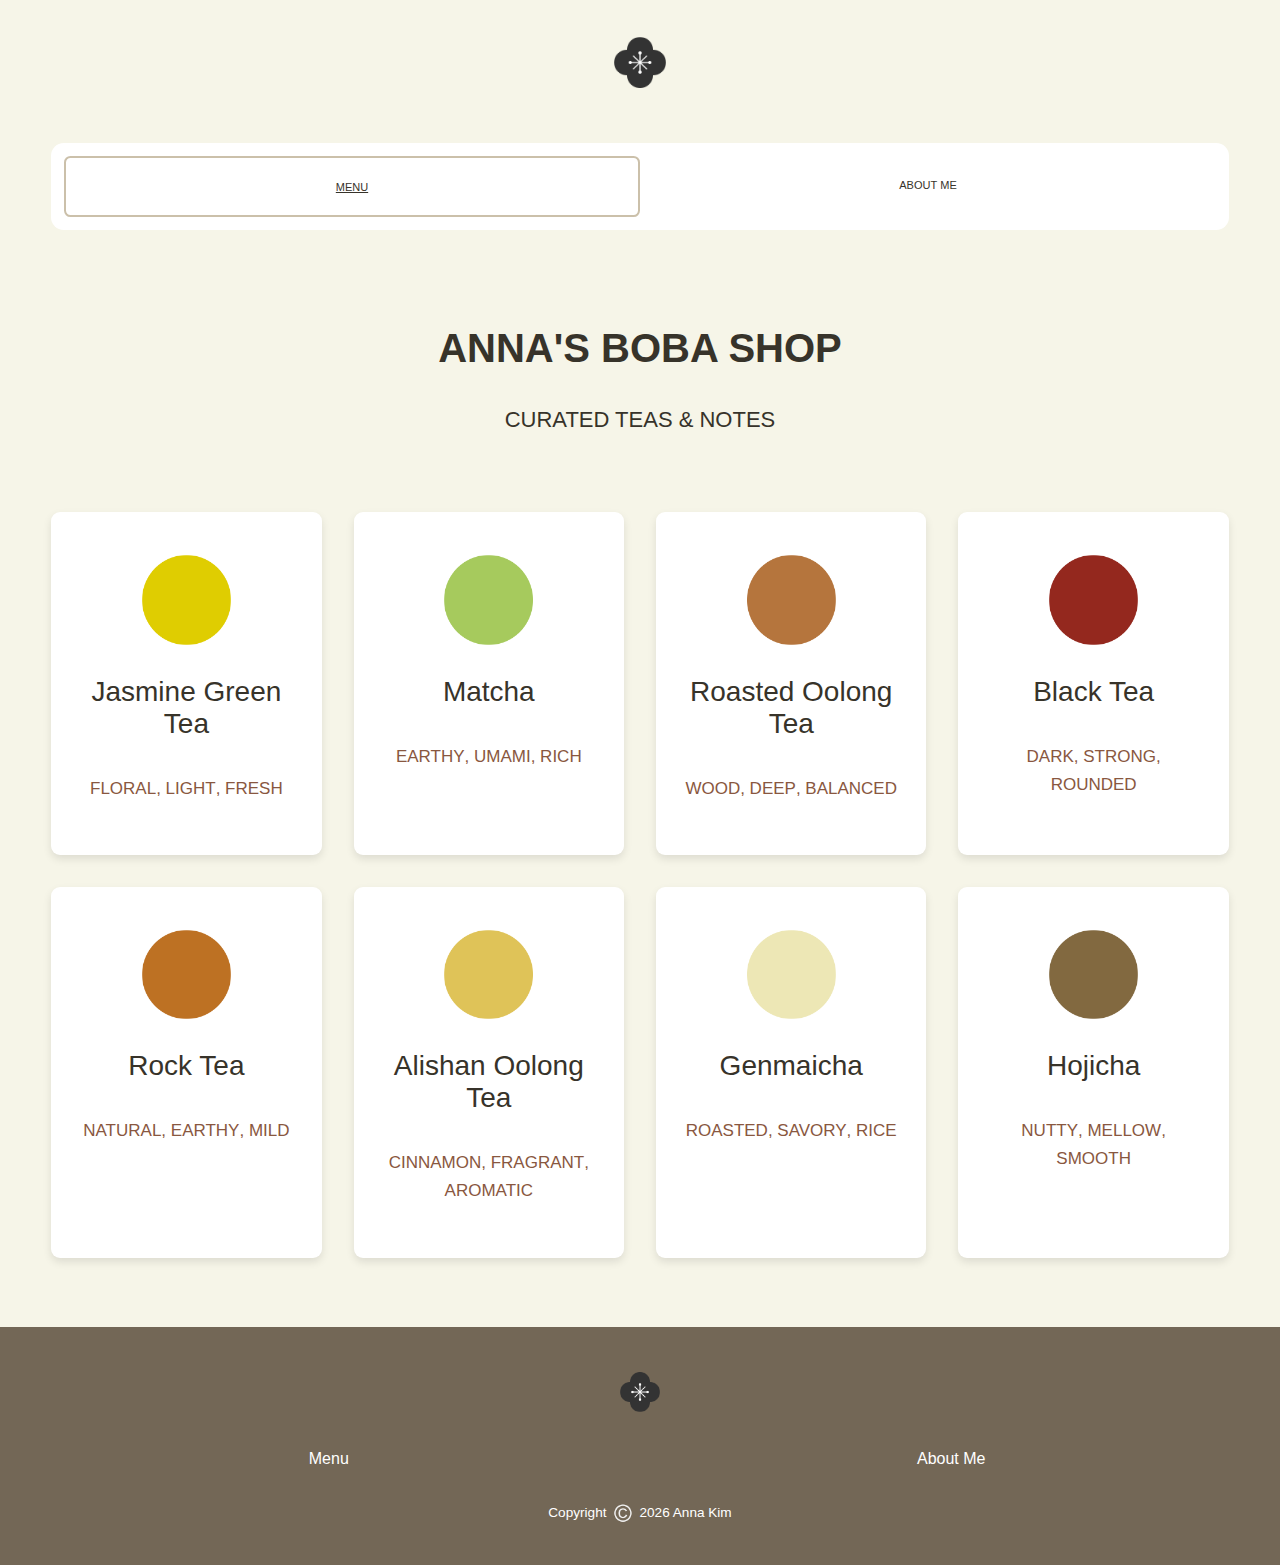
<file: index.html>
<!DOCTYPE html>
<html lang="en">

<head>
    <meta charset="UTF-8">
    <meta name="viewport" content="width=device-width, initial-scale=1.0">
    <!-- <link rel="stylesheet" href="css/reset.css"> -->
    <link rel="stylesheet" href="css/style.css">
    <title>Anna's Boba Shop</title>
</head>

<body>
    <header>
        <div class="skip"><a href="#main-content">Skip to Main Content</a></div>
        <br>
        <img class=logo src="images/logo.png" alt="Anna's Boba Shop Logo">
        <nav class="nav">
            <ul class="nav-menu">
                <li><a class="active" href="index.html">Menu</a></li>
                <li><a href="about_me.html">About Me</a></li>
            </ul>
        </nav>
        <br>
        <h1>Anna's Boba Shop</h1>
        <h2>Curated Teas & Notes</h2>
    </header>

    <main class="tea" id="main-content">
        <div class="card" tabindex="0" role="button" onkeypress="handleKeyPress(event, this)" onclick="toggleCard(this)">
            <header>
                <img src="images/jasmine_green.png" alt="Color of Jasmine Green Tea">
                <h3>Jasmine Green Tea</h3>
                <h4>Floral, Light, Fresh</h4>
            </header>
            </li>
            <div class="card-details">
                <p>Jasmine is highly fragrant with floral and sweet notes. For an aromatic cup of warm tea, add 1 tbsp of honey to a mug of hot water. Steep 1 tea bag for 3 minutes before enjoying. Note: if oversteeped, use milk of choice to cut the strong and/or bitter flavor.</p>
            </div>
        </div>
        <div class="card" tabindex="0" role="button" onkeypress="handleKeyPress(event, this)" onclick="toggleCard(this)">
            <header>
                <img src="images/matcha.png" alt="Color of Matcha">
                <h3>Matcha</h3>
                <h4>Earthy, Umami, Rich</h4>
            </header>
            </li>
            <div class="card-details">
                <p>Green tea powder, otherwise known as Matcha, is a caffeinated, earthy and umami rich tea. Using a chasen (Japanese traditional bamboo whisk) or a frother, mix desired amount of ceremonial grade Matcha and warm water (150-165 degrees F) until everything is well incorporated. Top off with more warm water or add milk and sweetener to transform it into a matcha latte.</p>
            </div>
        </div>
        <div class="card" tabindex="0" role="button" onkeypress="handleKeyPress(event, this)" onclick="toggleCard(this)">
            <header>
                <img src="images/roasted_oolong.png" alt="Color of Roasted Oolong Tea">
                <h3>Roasted Oolong Tea</h3>
                <h4>Wood, Deep, Balanced</h4>
            </header>
            </li>
            <div class="card-details">
                <p>This darker roasted tea is delicious to drink as a milk tea or tea latte. Simply brew two tea bags with a cup of hot water. Once steeped and cooled, pour the tea concentrate over ice, simple syrup, and half and half. (For a tea latte, substitute half and half for 1 cup of milk.)</p>
            </div>
        </div>
        <div class="card" tabindex="0" role="button" onkeypress="handleKeyPress(event, this)" onclick="toggleCard(this)">
            <header>
                <img src="images/black_tea.png" alt="Color of Black Tea">
                <h3>Black Tea</h3>
                <h4>Dark, Strong, Rounded</h4>
            </header>
            </li>
            <div class="card-details">
                <p>Earl Grey and English Breakfast Tea have deep, strong flavors. Enjoy black tea with sugar and cream after brewing the tea for 2-3 minutes.</p>
            </div>
        </div>
        <div class="card" tabindex="0" role="button" onkeypress="handleKeyPress(event, this)" onclick="toggleCard(this)">
            <header>
                <img src="images/rock_tea.png" alt="Color of Rock Tea">
                <h3>Rock Tea</h3>
                <h4>Natural, Earthy, Mild</h4>
            </header>
            </li>
            <div class="card-details">
                <p>For a mild yet well-rounded drink, opt for Rock Tea. (My favorite is the <a href = "https://us.osulloc.com/products/pure-tea">Osulloc Volcanic Rock Tea</a> from South Korea.) After steeping 1 tea bag in a mug of hot water, enjoy it without any additions to experience the earthy flavor.</p>
            </div>
        </div>
        <div class="card" tabindex="0" role="button" onkeypress="handleKeyPress(event, this)" onclick="toggleCard(this)">
            <header>
                <img src="images/alishan.png" alt="Color of Alishan Oolong Tea">
                <h3>Alishan Oolong Tea</h3>
                <h4>Cinnamon, Fragrant, Aromatic</h4>
            </header>
            </li>
            <div class="card-details">
                <p>Alishan, the "high mountains" in Taiwan, offer premium young oolong tea leaves that are unique to the Taiwanese mountains. Steep 2-5 grams of tea leaves in boiling hot water (185+ degrees F) for 3 minutes. Enjoy the soft, floral aromas of this High Mountain Oolong tea!</p>
            </div>
        </div>
        <div class="card" tabindex="0" role="button" onkeypress="handleKeyPress(event, this)" onclick="toggleCard(this)">
            <header>
                <img src="images/genmaicha.png" alt="Color of Genmaicha">
                <h3>Genmaicha</h3>
                <h4>Roasted, Savory, Rice</h4>
            </header>
            </li>
            <div class="card-details">
                <p>This roasted brown rice and green tea combination is easy to sip on in the mornings or with meals due to the savory flavor. Steep 1 tea bag in boiling hot water for 2-3 minutes.</p>
            </div>
        </div>
        <div class="card" tabindex="0" role="button" onkeypress="handleKeyPress(event, this)" onclick="toggleCard(this)">
            <header>
                <img src="images/hojicha.png" alt="Color of Hojicha">
                <h3>Hojicha</h3>
                <h4>Nutty, Mellow, Smooth</h4>
            </header>
            </li>
            <div class="card-details">
                <p>Hojicha, otherwise known as roasted green tea powder, is the less-caffeinated sister to Matcha. Whisk or froth desired amount of powder with hot water (around 170 degrees F). Add sugar and milk of choice to taste in order to enjoy this drink as a latte.</p>
            </div>
        </div>
    </main>

    <br>

    <footer>
        <img class=logo src="images/logo.png" alt="Anna's Boba Shop Logo">
        <p><a href="index.html">Menu </a></p>
        <p><a href="about_me.html">About Me </a></p>
        <p>Copyright <img class=copyright src="images/copyright_white.png" alt="Copyright Symbol"> <span
                id="year"></span> Anna Kim</p>
    </footer>


    <script src="js/script.js"></script>

</body>

</html>
</file>
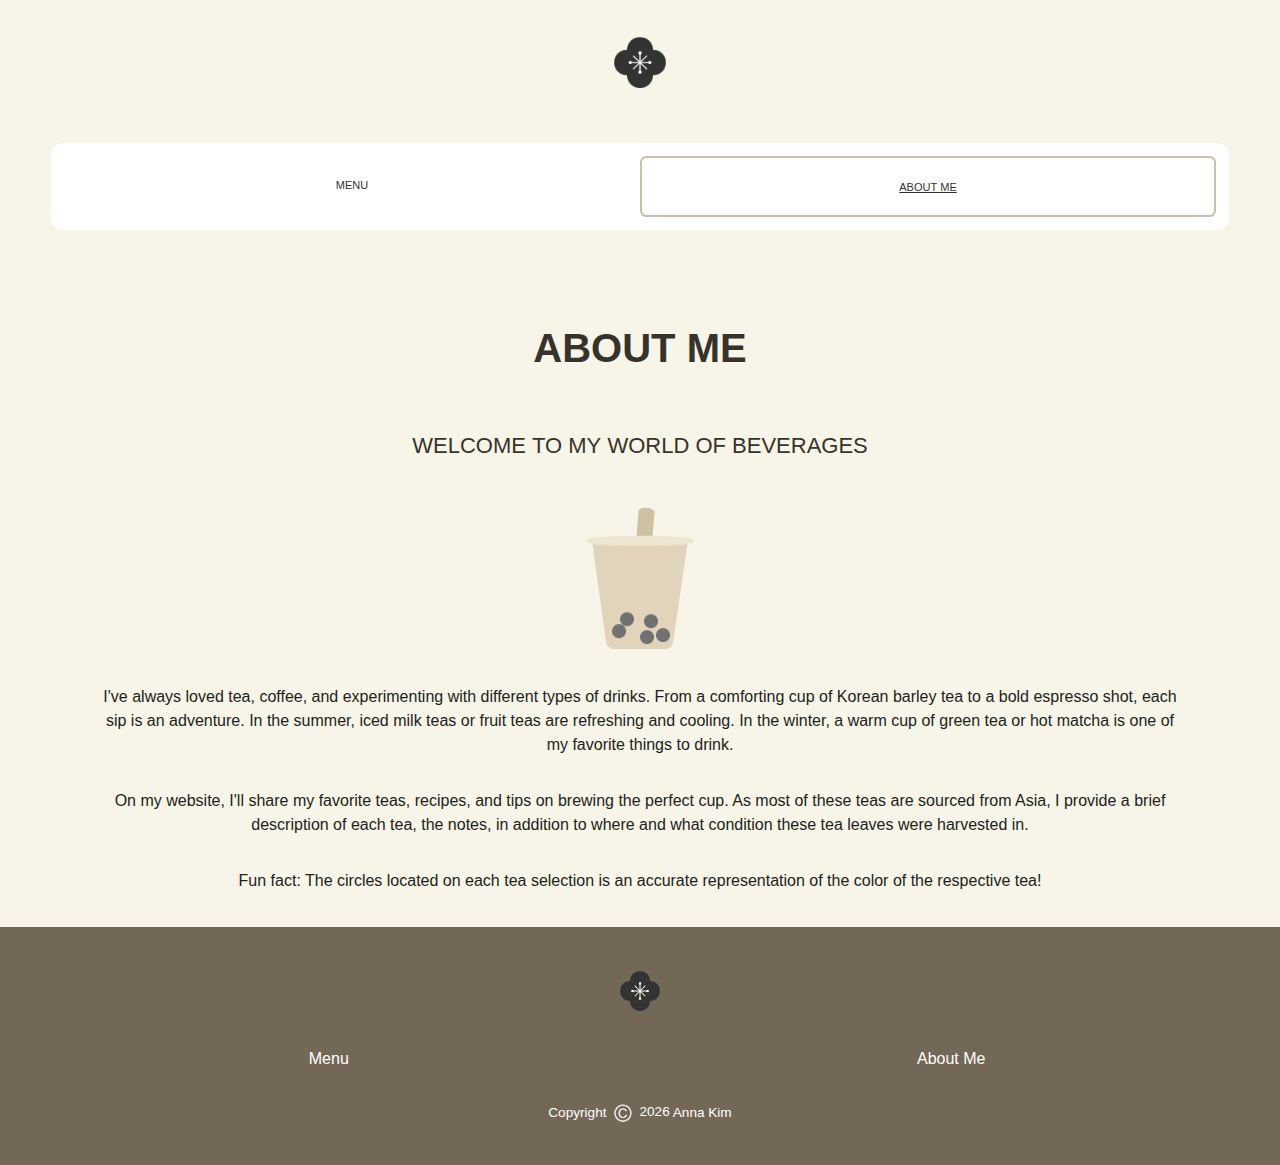
<file: about_me.html>
<!DOCTYPE html>
<html lang="en">

<head>
    <meta charset="UTF-8">
    <meta name="viewport" content="width=device-width, initial-scale=1.0">
    <!-- <link rel="stylesheet" href="css/reset.css"> -->
    <link rel="stylesheet" href="css/style.css">
    <title>About Me</title>
</head>

<body>
    <header>
        <div class="skip"><a href="#main-content">Skip to Main Content</a></div>
        <br>
        <img class=logo src="images/logo.png" alt="Anna's Boba Shop Logo">
        <nav class="nav">
            <ul class="nav-menu">
                <li><a href="index.html">Menu</a></li>
                <li><a class="active" href="about_me.html">About Me</a></li>
            </ul>
        </nav>
        <br>
        <h1>About Me</h1>
    </header>


    <main class="about-me" id="main-content">
        <h2>Welcome to My World of Beverages</h2>
        <img class="boba" src="images/boba.png" alt="Boba">
        <p>I've always loved tea, coffee, and experimenting with different types of drinks. From a comforting cup of Korean barley tea to a bold espresso shot, each sip is an adventure. In the summer, iced milk teas or fruit teas are refreshing and cooling. In the winter, a warm cup of green tea or hot matcha is one of my favorite things to drink.</p>
        <p>On my website, I'll share my favorite teas, recipes, and tips on brewing the perfect cup. As most of these teas are sourced from Asia, I provide a brief description of each tea, the notes, in addition to where and what condition these tea leaves were harvested in.</p>
        <p>Fun fact: The circles located on each tea selection is an accurate representation of the color of the respective tea!</p>
    </main>

    <br>

    <footer>
        <img class=logo src="images/logo.png" alt="Anna's Boba Shop Logo">
        <p><a href="index.html">Menu </a></p>
        <p><a href="about_me.html">About Me </a></p>
        <p>Copyright <img class=copyright src="images/copyright_white.png" alt="Copyright Symbol"> <span
                id="year"></span> Anna Kim</p>
    </footer>

    <script src="js/script.js"></script>

</body>

</html>
</file>
<file: css/style.css>
body {
    background-color: #F6F5E8; /* browsers that don't support linear-gradient */
    /* background-image: linear-gradient(to bottom right, #a8a08c, #ffffff); */
    color: #ffffff;
    margin: 0; /*removes default margin from "user agent stylesheet"*/
}


.skip a {
    background: white;
    left: 0;
    padding: 6px;
    position: absolute;
    top: -40px;
    -webkit-transition: top 1s ease-out;
    transition: top 1s ease-out;
    z-index: 1;
}


.skip a:focus {
    top: 20px;
    border: 2px solid;
    border-radius: 4px;
}


:focus {
    border: 2px solid;
    border-radius: 4px;
}


h1 {
    font-size: 2.5rem;
    font-family: "Optima", sans-serif;
    /* font-weight: 400; */
    color: #37332a;
    text-align: center;
    /* font-variant: unicase; */
    text-transform: uppercase;
}


h2 {
    font-size: 2rem;
    font-family: "Optima", sans-serif;
    font-weight: 200;
    text-align: center;
    color: #37332a;
    /* margin-bottom: 2%; */
    font-variant: all-small-caps;
}


h3 {
    font-size: 1.75rem;
    font-family: "Optima", sans-serif;
    font-weight: 200;
    color: #37332a;
    text-align: center;
    /* margin-bottom: 1%; */
}

h4 {
    font-size: 1.5rem;
    font-family: "Optima", sans-serif;
    font-weight: 100;
    color: #895740;
    font-variant: all-small-caps;
    text-align: center;
    /* margin-bottom: 1%; */
}


p {
    font-family: "Optima", sans-serif;
    font-weight: normal;
    /* font-variant: all-petite-caps; */
    line-height: 1.5;
    font-size: 1rem;
    color: #221e19;
    text-align: center;
}


a {
    text-decoration: underline;
}


img {
    border-radius: 1vw;
    padding: 0.2em;
    margin: 1em auto;
    width: 20%;
    height: auto;
    display: block;
}

.logo {
    width: 4%;
    height: auto;
    display: block;
    margin-left: auto;
    margin-right: auto;
}

.copyright {
    display: inline-block;
    vertical-align: middle;
    width: 4%;
    height: auto;
    border-radius: 0%;
}

li {
    font-family: "Optima", sans-serif;
    line-height: 2em;
    font-variant: all-small-caps;
}


/* header,
nav,
main,
footer {
    padding: 2em;
} */

.nav {
    text-align: center;
    font-size: 1rem;
    background-color: #ffffff;
    border-radius: 1vw;
    margin: 4%; /* adds space around the nav to prevent it from touching edge of screen */
}

.nav-menu {
    list-style: none;
    display: flex;
    flex-flow: row nowrap;
    justify-content: space-around;
    grid-template-columns: 1fr;
    margin: 0;
    padding: 0;
}

.nav-menu li{
    width: 100%;
}

.nav-menu li a {
    color: #37332a;
    text-decoration: none;
    padding: 0.8em;
    float: none;
    display: block;
    text-align: center;
    flex: 1;
}

.nav-menu li a:hover {
    background-color: #ffffff;
    border-radius: 0.5vw;
    text-decoration: underline;
}

.nav-menu li a.active {
    background-color: #CBC0AA;
    /* border: solid 2px #CBC0AA; */
    text-decoration: underline;
    border-radius: 0.5vw;
}

footer {
    display: grid;
    grid-template-columns: 1fr;
    gap: 1em;
    padding: 2%;
    background-color: #736756;
    color: #ffffff;
    text-align: center;
}

footer img.logo {
    grid-column: 1/-1;
    max-width: 100px;
    align-self: center;
    justify-self: start;
}

footer p {
    margin: 0;
    align-self: center;
}

footer a {
    text-decoration: none;
    color: #FFFFFF;
}

footer a:hover {
    text-decoration: underline;
}

footer p:last-child {
    grid-column: 1/-1;
    text-align: center;
    font-size: 0.85em;
}

footer img.copyright {
    vertical-align: middle;
    width: 20px;
    height: 20px;
    border: none;
}

footer p{
    color: #ffffff;
}

.tea {
    display: flex;
    flex-wrap: wrap;
    justify-content: space-around;
    padding: 4%;
    gap: 2rem; /* adds spacing between items */
    box-sizing: border-box; /* includes padding in the container width*/
}

.card {
    flex: 1 1 100%; /* flex-grow, flex-shrink, and flex-basis */
    max-width: 100%;
    background-color: #ffffff;
    box-shadow: 0 4px 8px rgba(0, 0, 0, 0.1);
    border-radius: 1vh;
    padding: 2% 4%;
    /* margin: 0.5em; adds optional margin */
    box-sizing: border-box; /* padding/margin are included in the width */
    position: relative;
    overflow: hidden;
    cursor: pointer;
    transition: max-height 0.3s ease, box-shadow 0.3s ease;
    /* max-height: 10em; maxmimum width for larger screens */
}

.card.expanded{
    max-height: 100%;
    background-color: #ff0000;
    /* box-shadow: 0 4px 8px rgba(0, 0, 0, 0.1); */
}

.card-details{
    display: none; /* hides the details */
}

.card-details .card-expanded{
    display: block; /* shows the details */
}

.about-me{
    display: flex;
    padding: 0 8%;
    flex-flow: column wrap;
}

.boba{
    width: 20%;
}

@media (prefers-reduced-motion: reduce) {
    .card-details {
        transition: none; /* disable card transition for reduced motion in the future if animation is defined */
    }
}


@media screen and (min-width: 800px) {
    /* html {
        font-size: 125%;
    }

    h1 {
        font-size: 2.8rem;
    }

    h2 {
        font-size: 2.25rem;
    }

    h3 {
        font-size: 2rem;
        text-align: left;
    }

    h4{
        font-size: 1.75rem;
        text-align: left;
    }

    p{
        font-size: 1.125rem;
        text-align: left;
    } */

    .logo {
        width: 4%;
    }

    .nav {
        display: flex;
        padding: 1%;
    }

    .nav-menu li a {
        flex: 1;
    }

    .nav-menu li {
        flex: 1;
        /* This makes each link take equal space */
        display: flex;
        justify-content: center;
        align-items: flex-start;
        /* font-size: 0.88rem; */
        /* min-width: 100px; */
    }

    img {
        width: 40%;
        height: auto;
    }

    .list-image {
        width: 20%;
    }

    .nav-menu {
        display: flex;
        flex-flow: row nowrap;
        justify-content: space-around;
        /* gap: 4%; */
        width: 100%;
    }

    .nav-menu li a.active {
        background-color: #ffffff;
        border: solid 2px #CBC0AA;
    }


    /* footer styling */
    footer img.logo {
        max-width: 40px;
    }

    footer {
        grid-template-columns: 1fr 1fr;
    }

    .card{
        flex: 1 1 calc(25% - 2rem); /* flex-grow, flex-shrink, and flex-basis */
        /* max-width: calc(25% - 2rem); */
        /* height: 100%; sets height to look even but cards in same row are different sizes now */
        max-height: 100%;
        padding: 2%;
    }

    .card.expanded{
        max-height: 100%;
    }

    .boba{
        width: 10%;
    }

}
</file>
